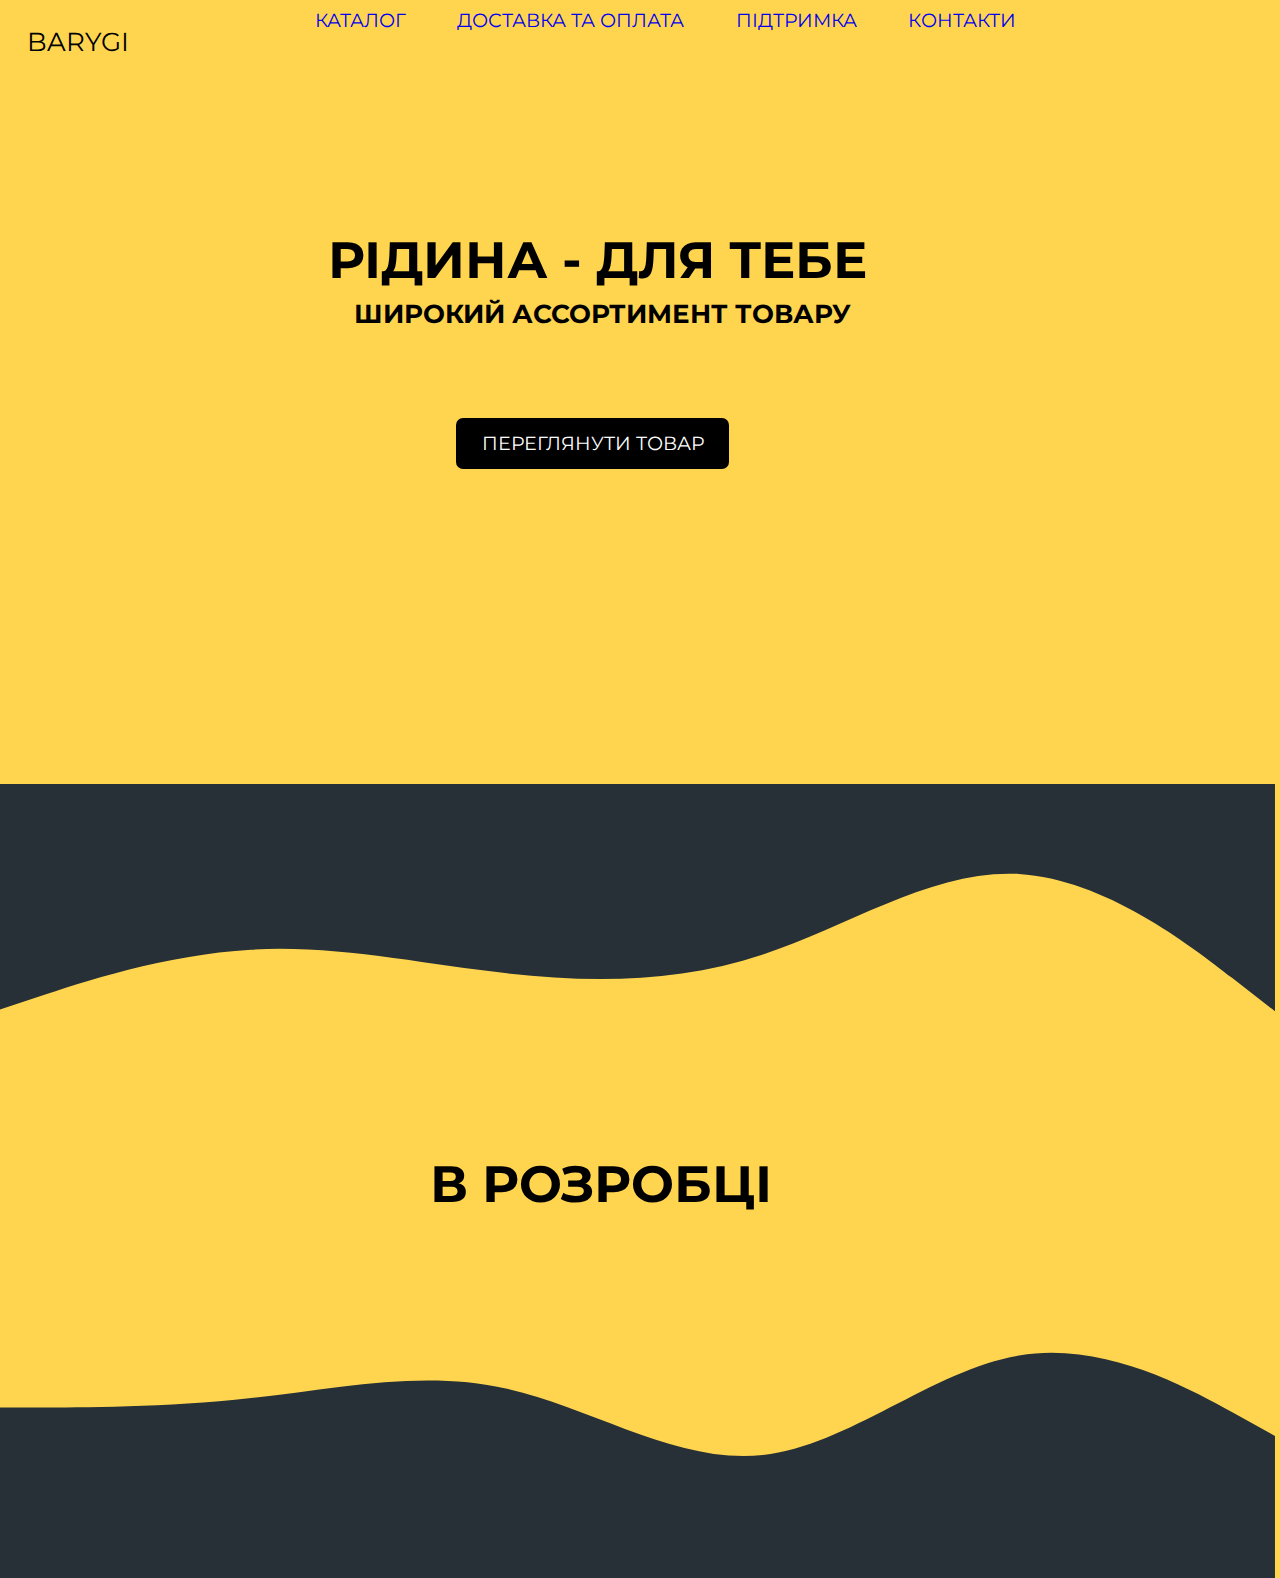
<file: index.html>
<!DOCTYPE html>
<html>
<head>
	<meta charset="utf-8">
	<meta name="viewport" content="width=device-width, initial-scale=1">
	<link rel="stylesheet" type="text/css" href="style.css" />
	<title>Barygi - Інтернет-магазин</title>
</head>
<body>
	<div>
		<a href="index.html" class="logo">BARYGI</a>
	</div>


	<div class="button">
  		<a href="#" class="button plat" >Каталог</a>
    	<a href="#" class="button price" >Доставка та оплата</a>
    	<a href="#" class="button support" >Підтримка</a>
    	<a href="#" class="button portfolio" >Контакти</a>
    </div>



	<div class="text">
		<h1>Рідина - для тебе</h1>
	</div>
		<div class="text2">
			<h1>Широкий ассортимент товару </h1>
		</div>
		
		<div >
			<a href="dev.html" class="create">Переглянути товар</a>
		  </div>












<img class="images" src="wave.svg">


<div class="dev">
	<h1>В РОЗРОБЦІ </h1>
</div>


<img class="images2" src="wave2.svg">


</body>
</html>
</file>
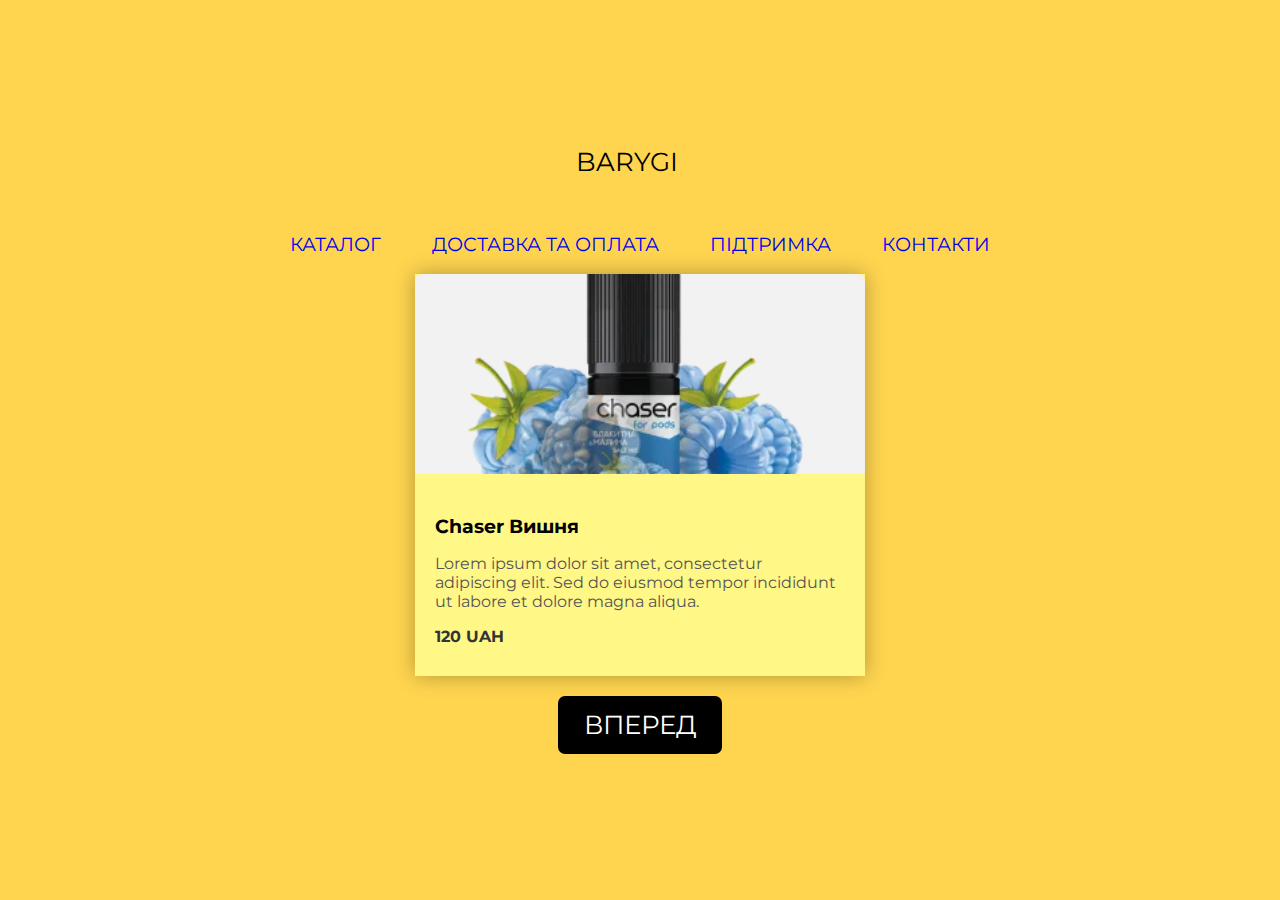
<file: dev.html>
<!DOCTYPE html>
<html lang="en">
<head>
  <meta charset="UTF-8">
  <meta name="viewport" content="width=device-width, initial-scale=1.0">
  <link rel="stylesheet" type="text/css" href="style-shop.css" />
  <title>Product Details</title>
</head>
<body>

<body>
	<div>
		<a href="index.html" class="logo">BARYGI</a>
	</div>

    <div class="button">
            <a href="#" class="button plat" >Каталог</a>
        <a href="#" class="button price" >Доставка та оплата</a>
        <a href="#" class="button support" >Підтримка</a>
        <a href="#" class="button portfolio" >Контакти</a>
    </div>




  <div class="product-card">
    <img class="product-image" src="1.png" alt="Product Image">
    <div class="product-details">
      <h2 class="product-title">Chaser Вишня</h2>
      <p class="product-description">Lorem ipsum dolor sit amet, consectetur adipiscing elit. Sed do eiusmod tempor incididunt ut labore et dolore magna aliqua.</p>
      <p class="product-price">120 UAH</p>
      <a class="telegram-button" href="https://t.me/your_telegram_channel" target="_blank">Замовити</a>
    </div>
  </div>




  <div>
    <a href="" class="next-button">Вперед</a>
  </div>

</body>
</html>
</file>
<file: style.css>
@import url('https://fonts.googleapis.com/css2?family=Open+Sans:ital@1&display=swap');
@import url('https://fonts.cdnfonts.com/css/bowler');
@import url('https://fonts.googleapis.com/css2?family=Roboto+Condensed:ital@1&display=swap');
@import url('https://fonts.googleapis.com/css2?family=Montserrat:ital@1&family=Roboto+Condensed:ital@1&display=swap');
@import url('https://fonts.googleapis.com/css2?family=Montserrat:wght@800&family=Roboto+Condensed:ital@1&display=swap');

body {
  overflow-x: hidden;
  position: relative;
  background: #FFD54F;
}

.button {
  z-index: 4;
  position: relative;
  display: flex;
  font: 1.5vw Montserrat;
  font-family: 'Montserrat', sans-serif;
  padding: 1vh 2vw;
  border: none;
  text-decoration: none;
  cursor: pointer;
  text-transform: uppercase;
  
  left: 10vw;
  top: -2vh;
}

/* Додано відносні одиниці вимірювання до інших стилів */

.text {
  position: relative;
  display: flex;
  font-family: 'Montserrat', sans-serif;
  font: bold 2vw Montserrat;
  text-transform: uppercase;
  text-decoration: none;
  left: 25vw;
  top: 12vh;
}

.text2 {
  position: relative;
  display: flex;
  font-family: 'Montserrat', sans-serif;
  font: 1vw Montserrat;
  text-transform: uppercase;
  text-decoration: none;
  left: 27vw;
  top: 7vh;
}

.create {
  width: max-content;
  display: flex;
  padding: 1.5vh 2vw;
  border: none;
  border-radius: 7px;
  font: 1.5vw Montserrat;
  text-transform: uppercase;
  text-decoration: none;
  color: white;
  background: black;
  cursor: pointer;
  margin-top: 15vh;
  margin-left: 35vw;
}

.logo {
  z-index: 5;
  width: 10vw;
  height: 2vh;
  display: flex;
  position: relative;
  text-decoration: none;
  cursor: pointer;
  color: black;
  font-family: 'Montserrat', sans-serif;
  font-size: 2vw;
  top: 2vh;
  left: 1.5vw;
}

.img {
  position: relative;
  width: 33vw;
  height: 33vw;
  left: 60vw;
  top: -25vw;
}

.images {
  position: relative;
  width: 100vw;
  right: 1vw;
  top: 35vh;
}

.images2 {
  position: relative;
  width: 100vw;
  right: 1vw;
  top: 45vh;
}



.dev{
  position: relative;
  display: flex;
  font-family: 'Montserrat', sans-serif;
  font: bold 2vw Montserrat;
  text-transform: uppercase;
  text-decoration: none;
  left: 33vw;
  top: 40vh; 

}

/* Додано медіа-запити для адаптації на конкретних точках зміни приблизності */

@media screen and (max-width: 768px) {
  /* Ваші стилі для екранів з шириною менше 768px */
  .button {
    font-size: 1.5vw;
    padding: 1vh 2vw;
    left: 10vw;
  }
  
  /* Додаткові стилі за необхідності */
}
</file>
<file: style-shop.css>
@import url('https://fonts.googleapis.com/css2?family=Open+Sans:ital@1&display=swap');
@import url('https://fonts.cdnfonts.com/css/bowler');
@import url('https://fonts.googleapis.com/css2?family=Roboto+Condensed:ital@1&display=swap');
@import url('https://fonts.googleapis.com/css2?family=Montserrat:ital@1&family=Roboto+Condensed:ital@1&display=swap');
@import url('https://fonts.googleapis.com/css2?family=Montserrat:wght@800&family=Roboto+Condensed:ital@1&display=swap');



body {
    font-family: 'Montserrat', sans-serif;
    margin: 0;
    padding: 0;
    background: #FFD54F;
    display: flex;
    flex-direction: column;
    align-items: center;
    justify-content: center;
    min-height: 100vh;
}

.product-container {
    display: grid;
    grid-template-columns: repeat(auto-fill, minmax(200px, 1fr));
    gap: 20px;
    max-width: 1200px;
    margin: 20px auto;
}

.product-card {
    background-color: #fff786;
    box-shadow: 0 0 20px rgba(0, 0, 0, 0.3);
    overflow: hidden;
    width: 50vh;
    transition: transform 1s;
}

.product-card:hover {
    transform: scale(1.05);
}

.product-image {
    width: 100%;
    height: 200px;
    object-fit: cover;
    border-radius: 8px 8px 0 0;
}

.product-details {
    padding: 20px;
}

.product-title {
    font-size: 1.2em;
    margin-bottom: 10px;
}

.product-description {
    color: #555;
    margin-bottom: 15px;
}

.product-price {
    font-size: 1em;
    font-weight: bold;
    color: #333;
    margin-bottom: 10px;
}

.telegram-button {
    display: none;
    padding: 10px;
    background-color: #0088cc;
    color: #fff;
    text-decoration: none;
    text-align: center;
    border-radius: 0 0 8px 8px;
    cursor: pointer;
}

.product-card:hover .telegram-button {
    display: block;
}

.next-button {
    width: max-content;
    display: flex;
    padding: 1.5vh 2vw;
    border: none;
    border-radius: 7px;
    font: 2vw Montserrat;
    text-transform: uppercase;
    text-decoration: none;
    color: white;
    background: black;
    cursor: pointer;
    margin-top: 20px;
    margin-left: auto;
    margin-right: auto;
}

.button {
    z-index: 4;
    position: relative;
    display: flex;
    font: 1.5vw Montserrat;
    font-family: 'Montserrat', sans-serif;
    padding: 1vh 2vw;
    border: none;
    text-decoration: none;
    cursor: pointer;
    text-transform: uppercase;
    margin-top: 15px;
}

.logo {
    z-index: 5;
    width: 10vw;
    height: 2vh;
    display: flex;
    position: relative;
    text-decoration: none;
    cursor: pointer;
    color: black;
    font-family: 'Montserrat', sans-serif;
    font-size: 2vw;
    margin-bottom: 20px;
}
</file>
